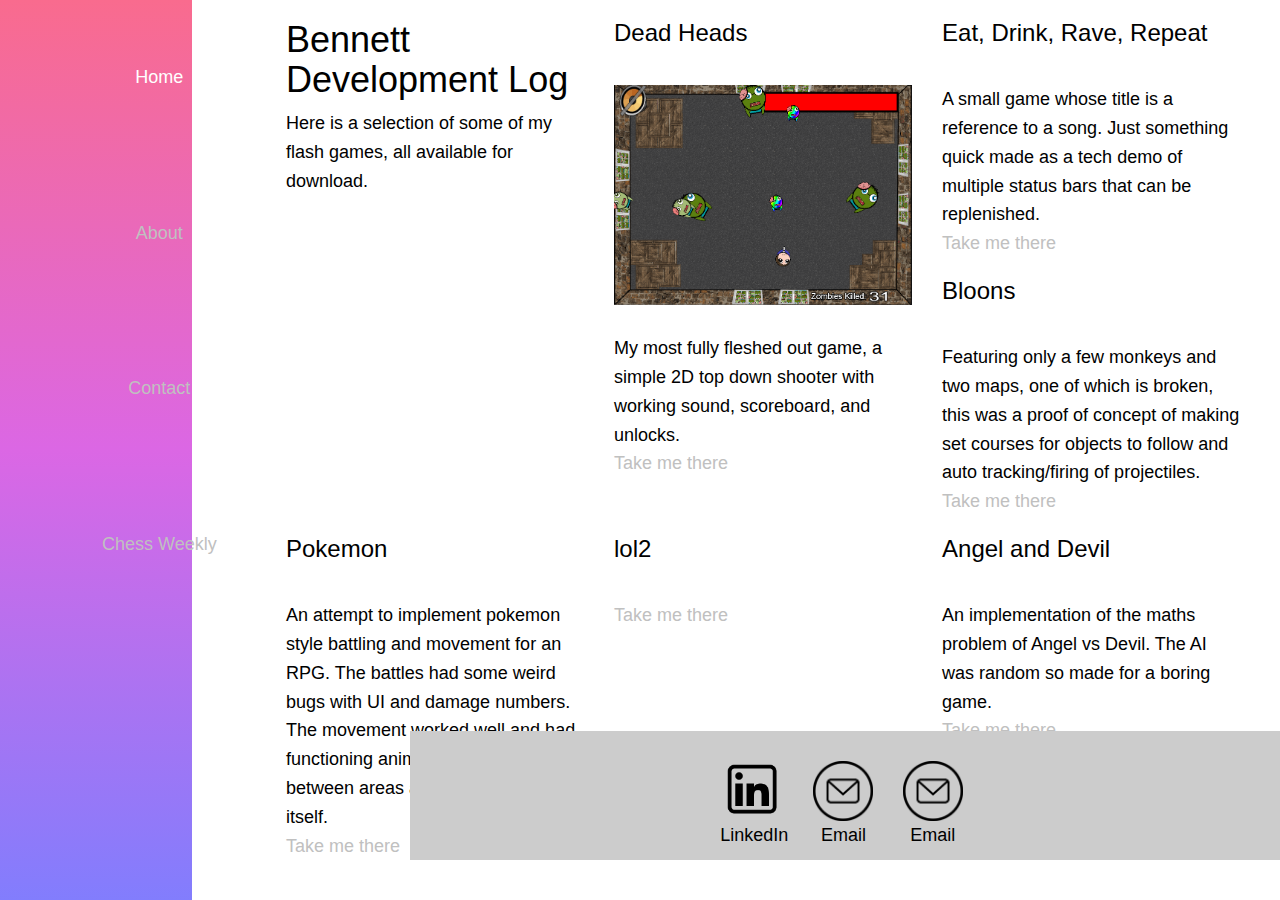
<file: index.html>
<!DOCTYPE html>
<html>

<head>
	<meta charset="utf-8">
	<meta http-equiv="X-UA-Compatible" content="IE=edge">
	<meta name="viewport" content="width=device-width, initial-scale=1">
	<script type="text/javascript" src="/scripts/jquery-3.6.1.min.js"></script>
	<script type="text/javascript" src="/scripts/bootstrap.min.js"></script>
	<link rel="stylesheet" type="text/css" href="css/bootstrap.min.css">
	<link rel="stylesheet" type="text/css" href="css/style.css">
	<title>Liam Bennett</title>
</head>

<body>
	<nav id="sidebar" class="col-xs-12 col-lg-3 fillHeight">
		<ul class="noPadding">
			<li class="largePadding col-xs-4 col-lg-12">
				<a href="index.html"><span class="current-a">Home</span> </a>
			</li>
			<li class="largePadding col-xs-4 col-lg-12">
				<a href="about.html">About</a>
			</li>
			<li class="largePadding col-xs-4 col-lg-12">
				<a href="contact.html">Contact</a>
			</li>
			<li class="largePadding col-xs-4 col-lg-12">
				<a href="ChessWeekly/index.html">Chess Weekly</a>
			</li>
		</ul>
	</nav>

	<div id="main-block" class="col-xs-12 col-lg-9 fillHeight noPadding">
		<div class="col-xs-12">
			<!-- <h1>Home</h1> -->
			<div class="block col-xs-12">
				<h1>Bennett Development Log</h1>
				<p> Here is a selection of some of my flash games, all available for download.</p>
			</div>

			<div class="block col-xs-12 col-lg-3">
				<div class="box">
					<h3>Dead Heads</h3><br>
					<img src="images/DeadHeadsScreenshot.png" alt="Screenshot from Dead Heads" class="img-responsive">
					<br>
					My most fully fleshed out game, a simple 2D top down shooter with working sound, scoreboard, and
					unlocks.<br>
					<a href="http://schooltimes.altervista.org/DeadHeads.html">Take me there</a>
				</div>
			</div>
			<div class="block col-xs-12 col-lg-3">
				<div class="box">
					<h3>Eat, Drink, Rave, Repeat</h3><br>
					A small game whose title is a reference to a song. Just something quick made as a tech demo of
					multiple status bars that can be replenished.<br>
					<a href="http://schooltimes.altervista.org/EatDrinkRaveRepeat.html">Take me there</a>
				</div>
			</div>
			<div class="block col-xs-12 col-lg-3">
				<div class="box">
					<h3>Bloons</h3><br>
					Featuring only a few monkeys and two maps, one of which is broken, this was a proof of concept of
					making set courses for objects to follow and auto tracking/firing of projectiles. <br>
					<a href="http://schooltimes.altervista.org/Bloons.html">Take me there</a>
				</div>
			</div>
			<div class="block col-xs-12 col-lg-3">
				<div class="box">
					<h3>Pokemon</h3><br>
					An attempt to implement pokemon style battling and movement for an RPG. The battles had some weird
					bugs with UI and damage numbers. The movement worked well and had functioning animations for travel
					between areas and the movement itself.<br>
					<a href="http://schooltimes.altervista.org/Pokemon.html">Take me there</a>
				</div>
			</div>
			<div class="block col-xs-12 col-lg-3">
				<div class="box">
					<h3>lol2</h3><br>
					<a href="http://schooltimes.altervista.org/lol2.html">Take me there</a>
				</div>
			</div>
			<div class="block col-xs-12 col-lg-3">
				<div class="box">
					<h3>Angel and Devil</h3><br>
					An implementation of the maths problem of Angel vs Devil. The AI was random so made for a boring
					game. <br>
					<a href="http://schooltimes.altervista.org/AngelandDevil.html">Take me there</a>
				</div>
			</div>
		</div>

		<div id="main-footer" class="col-xs-12 col-lg-9 noPadding">
			<div class="footer-block col-xs-4 padding">
				<img src="images/linkedIn-img.png" />
				<p class="noMargin"> LinkedIn</p>
			</div>
			<div class="footer-block col-xs-4 padding">
				<img src="images/email-img.png" />
				<p class="noMargin">Email</p>
			</div>
			<div class="footer-block col-xs-4 padding">
				<img src="images/email-img.png" />
				<p class="noMargin">Email</p>
			</div>
		</div>
	</div>
</body>

</html>
</file>
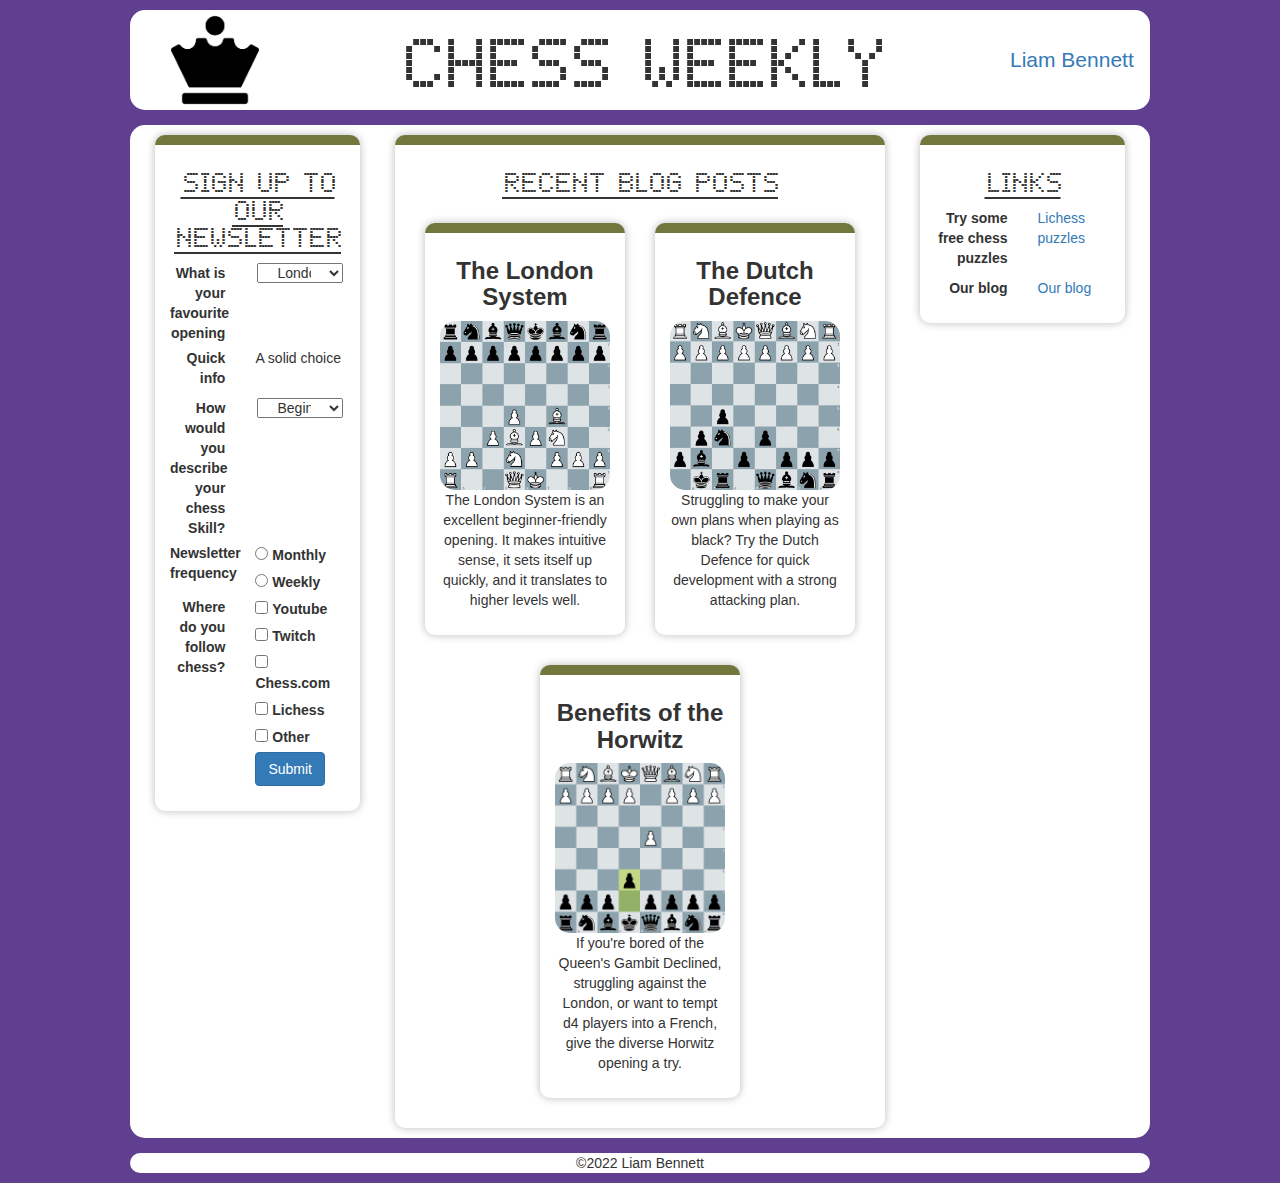
<file: ChessWeekly/index.html>
<!doctype html>
<html lang="en">

<head>
	<meta charset="utf-8">
	<title>Chess Weekly</title>
	<link href="https://maxcdn.bootstrapcdn.com/bootstrap/3.3.7/css/bootstrap.min.css" rel="stylesheet"
		integrity="sha384-BVYiiSIFeK1dGmJRAkycuHAHRg32OmUcww7on3RYdg4Va+PmSTsz/K68vbdEjh4u" crossorigin="anonymous">
	<link type="text/css" rel="stylesheet" href="style.css">
</head>

<body>
	<div class="container-fluid margin noPadding">
		<div class="col-xs-12 col-lg-offset-1 col-lg-10 paddingBottom">
			<div id="header" class="container-fluid noPadding text-nowrap plainBorder">
				<div class="col-xs-12 col-md-2">
					<a href="index.html" id="logoDiv"><img src="images/logo.png" width="100" height="100" id="logo"
							alt="Chess weekly logo"></a>
				</div>
				<h1 class="col-xs-12 col-md-8">chess weekly</h1>
				<div class="col-xs-12 col-md-2">
					<a href="/index.html" class="col-xs-12 col-md-2" id="signature" class="noMargin">Liam Bennett</a>
				</div>
			</div>
		</div>
		<div class="col-xs-12 col-lg-offset-1 col-lg-10 paddingBottom">
			<div id="main" class="container-fluid noPadding plainBorder">
				<div class="col-xs-12 col-md-3" id="newsletterForm">
					<div class="container-fluid border-round margin">
						<div class="row">
							<h2 class="col-xs-12">sign up to our newsletter</h2>
						</div>
						<div class="row">
							<label for="openings" class="col-xs-12 col-lg-5 labels">What is your favourite
								opening</label>
							<select class="col-xs-offset-1 col-xs-10 col-lg-offset-1 col-lg-5" name="openings"
								id="openings">
								<option value="London">London</option>
								<option value="Dutch">Dutch</option>
								<option value="Queen's Gambit">Queen's Gambit</option>
								<option value="Indian">Indian</option>
								<option value="Other">Other</option>
							</select>
						</div>
						<div class="row">
							<p class="col-xs-12 col-lg-5 labels">Quick info</p>
							<p class="col-xs-12 col-lg-7">A solid choice</p>
						</div>
						<div class="row">
							<label for="skill" class="col-xs-12 col-lg-5 labels">How would you describe your chess
								Skill?</label>
							<select class="col-xs-offset-1 col-xs-10 col-lg-offset-1 col-lg-5" name="skill" id="skill">
								<option value="beginner">Beginner (0-800)</option>
								<option value="intermediate">Intermediate (800-1400)</option>
								<option value="advanced">Advanced (1400-2000)</option>
								<option value="master">Master (2000+)</option>
							</select>
						</div>
						<div class="row">
							<p class="col-xs-12 col-lg-5 labels">Newsletter frequency</p>
							<div class="col-xs-12 col-lg-7">
								<input type="radio" id="html" name="frequency" value="monthly">
								<label for="html">Monthly</label><br>
								<input type="radio" id="css" name="frequency" value="weekly">
								<label for="css">Weekly</label><br>
							</div>
						</div>
						<div class="row">
							<p class="col-xs-12 col-lg-5 labels">Where do you follow chess?</p>
							<div class="col-xs-12 col-lg-7">
								<input type="checkbox" id="youtube" name="youtube" value="youtube">
								<label for="youtube"> Youtube</label><br>
								<input type="checkbox" id="twitch" name="twitch" value="twitch">
								<label for="twitch"> Twitch</label><br>
								<input type="checkbox" id="chessCom" name="chessCom" value="chessCom">
								<label for="chessCom"> Chess.com</label><br>
								<input type="checkbox" id="lichess" name="lichess" value="lichess">
								<label for="lichess"> Lichess</label><br>
								<input type="checkbox" id="other" name="other" value="other">
								<label for="other"> Other</label><br>
							</div>
						</div>
						<div class="row">
							<div class="col-xs-12 col-lg-offset-5 col-lg-7">
								<button type="button" class="btn btn-primary marginBottom">Submit</button>
							</div>
						</div>
					</div>
				</div>
				<div class="col-xs-12 col-md-6 noPadding" id="blogImages">
					<div class="container-fluid border-round margin">
						<div class="col-xs-offset-2 col-xs-8">
							<h2>recent blog posts</h2>
						</div>
						<div class="col-xs-12 col-lg-6 padding">
							<div class="border-round">
								<a href="blog.html#london" class="linkFormat">
									<h3>The London System</h3>
								</a>
								<img src="images/LondonSystem.png" class="img-responsive center-block"
									alt="London system diagram">
								<p>The London System is an excellent beginner-friendly opening.
									It makes intuitive sense, it sets itself up quickly, and it translates to higher
									levels well.</p>
							</div>
						</div>
						<div class="col-xs-12 col-lg-6 padding">
							<div class="border-round">
								<a href="blog.html#dutch" class="linkFormat">
									<h3>The Dutch Defence</h3>
								</a>
								<img src="images/DutchDefence.png" class="img-responsive center-block"
									alt="Dutch Defence diagram">
								<p>Struggling to make your own plans when playing as black? Try the Dutch Defence for
									quick development with a strong attacking plan.</p>
							</div>
						</div>
						<div class="col-xs-12 col-lg-offset-3 col-lg-6 padding">
							<div class="border-round">
								<a href="blog.html#horwitz" class="linkFormat">
									<h3>Benefits of the Horwitz</h3>
								</a>
								<img src="images/Horwitz.png" class="img-responsive center-block" alt="Horwitz diagram">
								<p>If you're bored of the Queen's Gambit Declined, struggling against the London, or
									want to tempt d4 players into a French, give the diverse Horwitz opening a try.</p>
							</div>
						</div>
					</div>
				</div>
				<div class="col-xs-12 col-md-3" id="aboutSection">
					<div class="container-fluid border-round margin ">
						<div class="row">
							<div class="col-xs-12">
								<h2>links</h2>
							</div>
						</div>
						<div class="row">
							<p class="col-xs-12 col-lg-6 labels">Try some free chess puzzles</p>
							<p class="col-xs-12 col-lg-6">
								<a href="https://lichess.org/training">Lichess puzzles</a>
							</p>
						</div>
						<div class="row">
							<div class="col-xs-12 col-lg-6 labels">
								<p>Our blog</p>
							</div>
							<div class="col-xs-12 col-lg-6">
								<p><a href="blog.html">Our blog</a></p>
							</div>
						</div>
					</div>
				</div>
			</div>
		</div>
		<div class="col-xs-12 col-lg-offset-1 col-lg-10">
			<div class="col-xs-12 plainBorder" id="footer">
				<p class="noMargin">&copy;2022 Liam Bennett </p>
			</div>
		</div>
	</div>
</body>

</html>
</file>
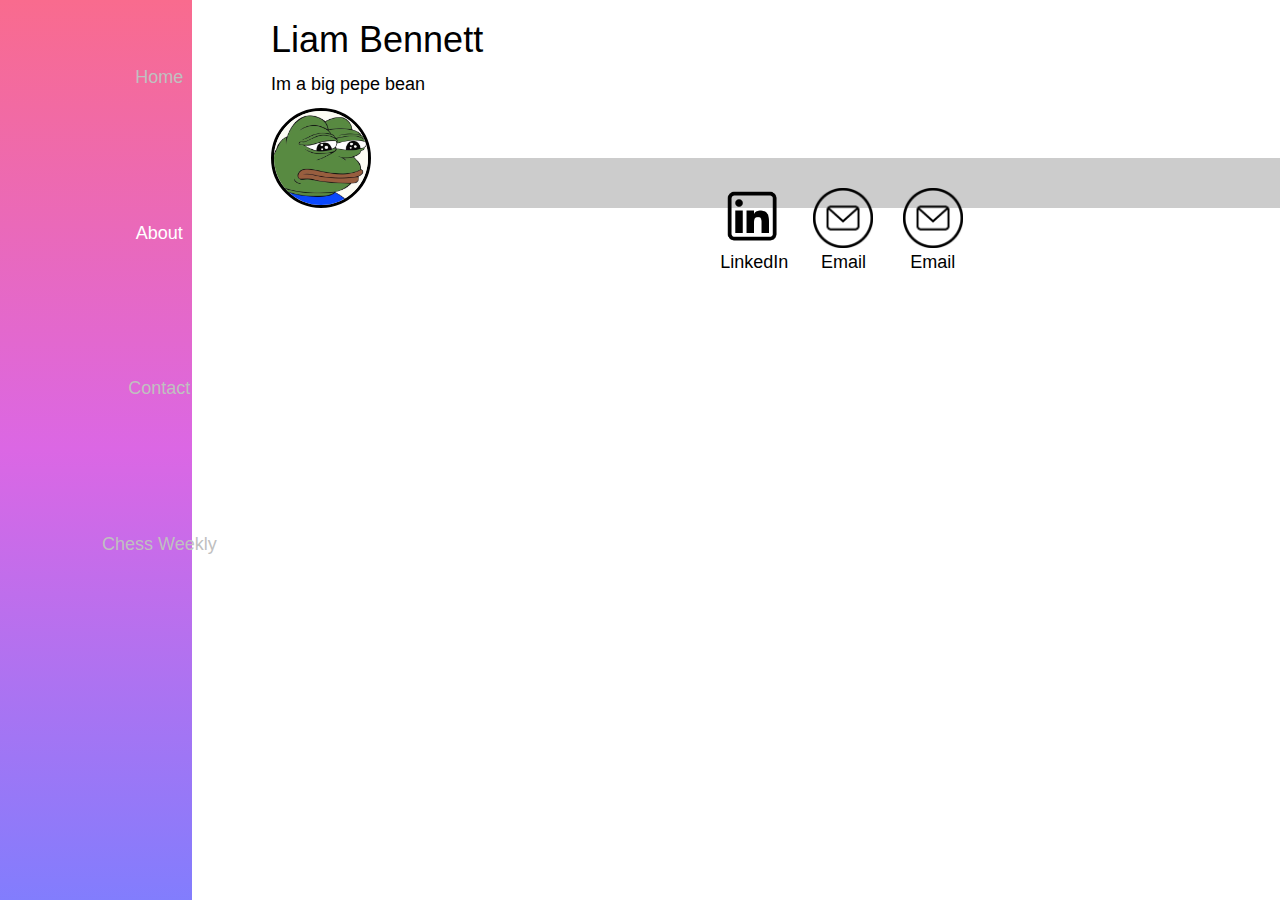
<file: about.html>
<!DOCTYPE html>
<html>

<head>
	<meta charset="utf-8">
	<meta http-equiv="X-UA-Compatible" content="IE=edge">
	<meta name="viewport" content="width=device-width, initial-scale=1">
	<script type="text/javascript" src="/scripts/jquery-3.6.1.min.js"></script>
	<script type="text/javascript" src="/scripts/bootstrap.min.js"></script>
	<link rel="stylesheet" type="text/css" href="css/bootstrap.min.css">
	<link rel="stylesheet" type="text/css" href="css/style.css">
	<title>Liam Bennett</title>
</head>

<body>
	<nav id="sidebar" class="col-xs-12 col-lg-3 fillHeight">
		<ul class="noPadding">
			<li class="padding col-xs-12">
				<a href="index.html">Home</a>
			</li>
			<li class="padding col-xs-12">
				<a href="about.html"><span class="current-a">About</span></a>
			</li>
			<li class="padding col-xs-12">
				<a href="contact.html">Contact</a>
			</li>
			<li class="largePadding col-xs-4 col-lg-12">
				<a href="ChessWeekly/index.html">Chess Weekly</a>
			</li>
		</ul>
	</nav>


	<div id="main-block" class="col-xs-12 col-lg-9 fillHeight noPadding">
		<div class="col-xs-12">
			<h1>Liam Bennett</h1>
			<p> Im a big pepe bean</p>
			<img class="headshot" src="images/headshot-img.jpg" />
		</div>
		<div id="main-footer" class="col-xs-12 col-lg-9 noPadding">
			<div class="footer-block col-xs-4 padding">
				<img src="images/linkedIn-img.png" />
				<p class="noMargin"> LinkedIn</p>
			</div>
			<div class="footer-block col-xs-4 padding">
				<img src="images/email-img.png" />
				<p class="noMargin">Email</p>
			</div>
			<div class="footer-block col-xs-4 padding">
				<img src="images/email-img.png" />
				<p class="noMargin">Email</p>
			</div>
		</div>
	</div>
</body>

</html>
</file>
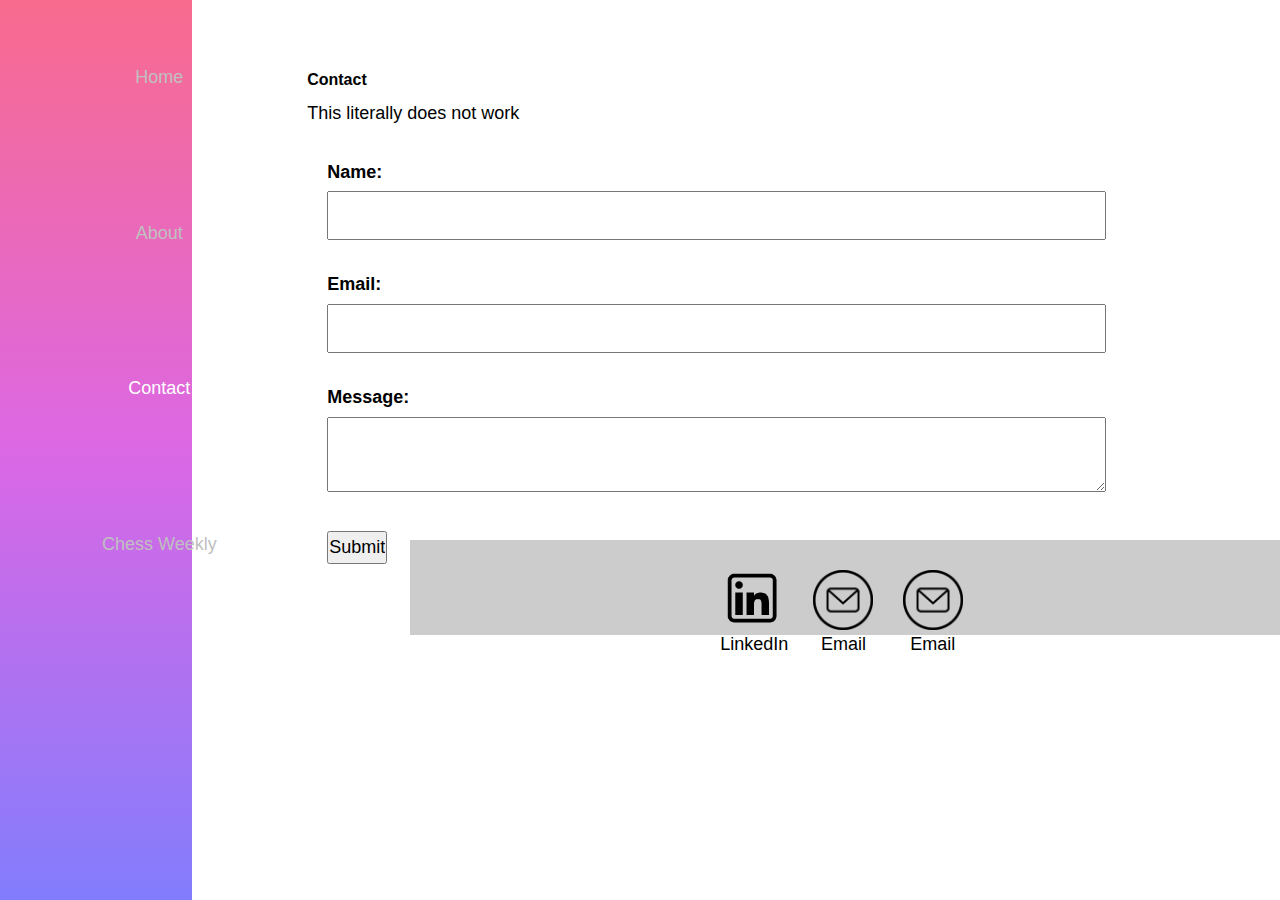
<file: contact.html>
<!DOCTYPE html>
<html>

<head>
	<meta charset="utf-8">
	<meta http-equiv="X-UA-Compatible" content="IE=edge">
	<meta name="viewport" content="width=device-width, initial-scale=1">
	<script type="text/javascript" src="/scripts/jquery-3.6.1.min.js"></script>
	<script type="text/javascript" src="/scripts/bootstrap.min.js"></script>
	<link rel="stylesheet" type="text/css" href="css/bootstrap.min.css">
	<link rel="stylesheet" type="text/css" href="css/style.css">
	<title>Liam Bennett</title>
</head>

<body>
	<nav id="sidebar" class="col-xs-12 col-lg-3 fillHeight">
		<ul class="noPadding">
			<li class="padding col-xs-12">
				<a href="index.html">Home</a>
			</li>
			<li class="padding col-xs-12">
				<a href="about.html">About</a>
			</li>
			<li class="padding col-xs-12">
				<a href="contact.html"><span class="current-a">Contact</span></a>
			</li>
			<li class="largePadding col-xs-4 col-lg-12">
				<a href="ChessWeekly/index.html">Chess Weekly</a>
			</li>
		</ul>
	</nav>


	<div id="main-block" class="col-xs-12 col-lg-9 fillHeight noPadding">
		<div class="container col-xs-12">
			<h1>Contact</h1>
			<p>This literally does not work</p>
			<form class="my-form">
				<div class="form-group">
					<label>Name: </label>
					<input type="text" name="name">
				</div>
				<div class="form-group">
					<label>Email: </label>
					<input type="text" name="email">
				</div>
				<div class="form-group">
					<label>Message: </label>
					<textarea name="message"></textarea>
				</div>
				<input class="button" type="submit" value="Submit" name="">
			</form>
		</div>
		<div id="main-footer" class="col-xs-12 col-lg-9 noPadding">
			<div class="footer-block col-xs-4 padding">
				<img src="images/linkedIn-img.png" />
				<p class="noMargin"> LinkedIn</p>
			</div>
			<div class="footer-block col-xs-4 padding">
				<img src="images/email-img.png" />
				<p class="noMargin">Email</p>
			</div>
			<div class="footer-block col-xs-4 padding">
				<img src="images/email-img.png" />
				<p class="noMargin">Email</p>
			</div>
		</div>
	</div>
</body>

</html>
</file>
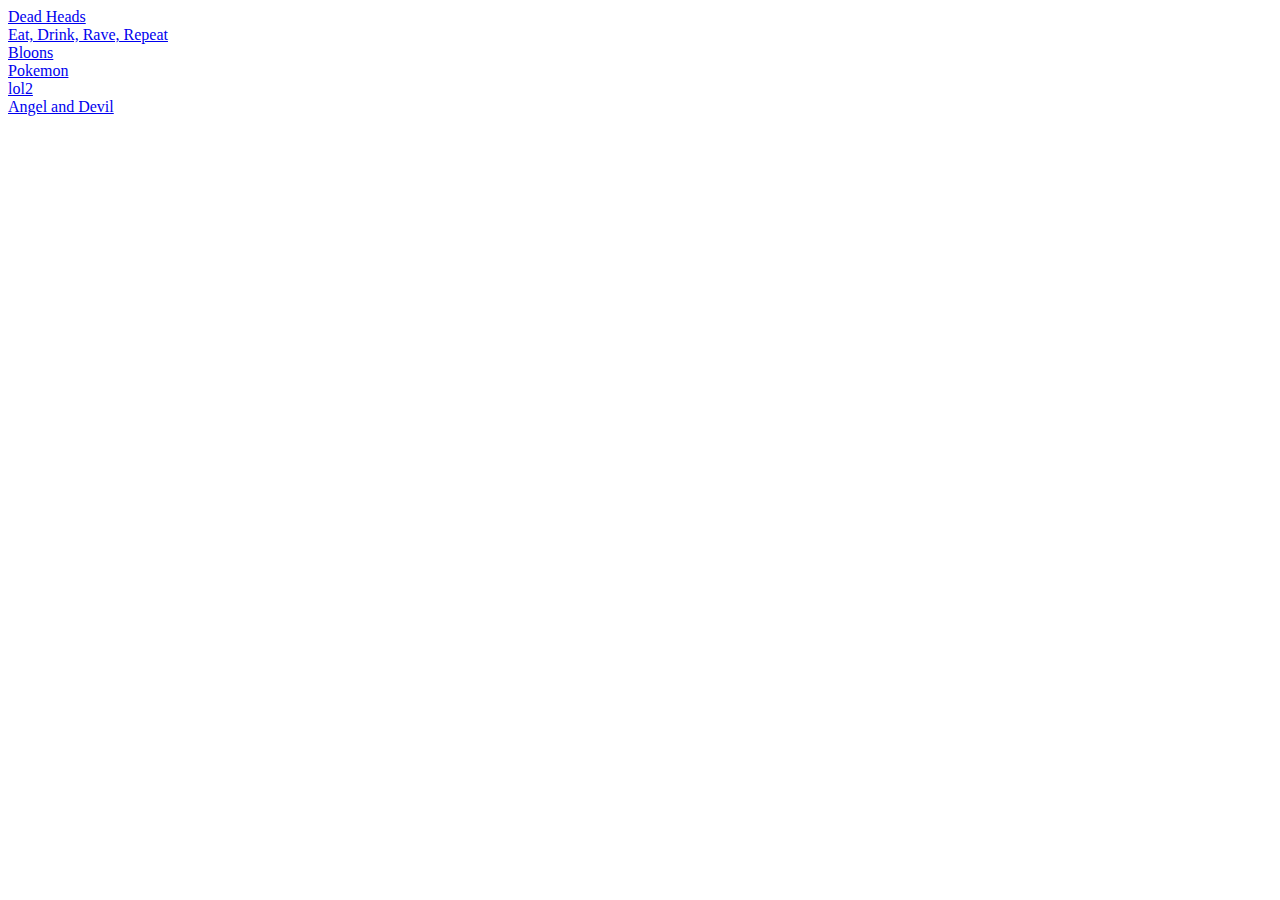
<file: OLDOLDindex.html>
<!DOCTYPE html>
<html>
<head>
  <meta charset="utf-8">
  <meta name="generator" content="AlterVista - Editor HTML"/>
  <title></title>
</head>
<body>

<a href="http://schooltimes.altervista.org/DeadHeads.html">Dead Heads</a><br>
<a href="http://schooltimes.altervista.org/EatDrinkRaveRepeat.html">Eat, Drink, Rave, Repeat</a><br>
<a href="http://schooltimes.altervista.org/Bloons.html">Bloons</a><br>
<a href="http://schooltimes.altervista.org/Pokemon.html">Pokemon</a><br>
<a href="http://schooltimes.altervista.org/lol2.html">lol2</a><br>
<a href="http://schooltimes.altervista.org/AngelandDevil.html">Angel and Devil</a><br>

</body>
</html>
</file>
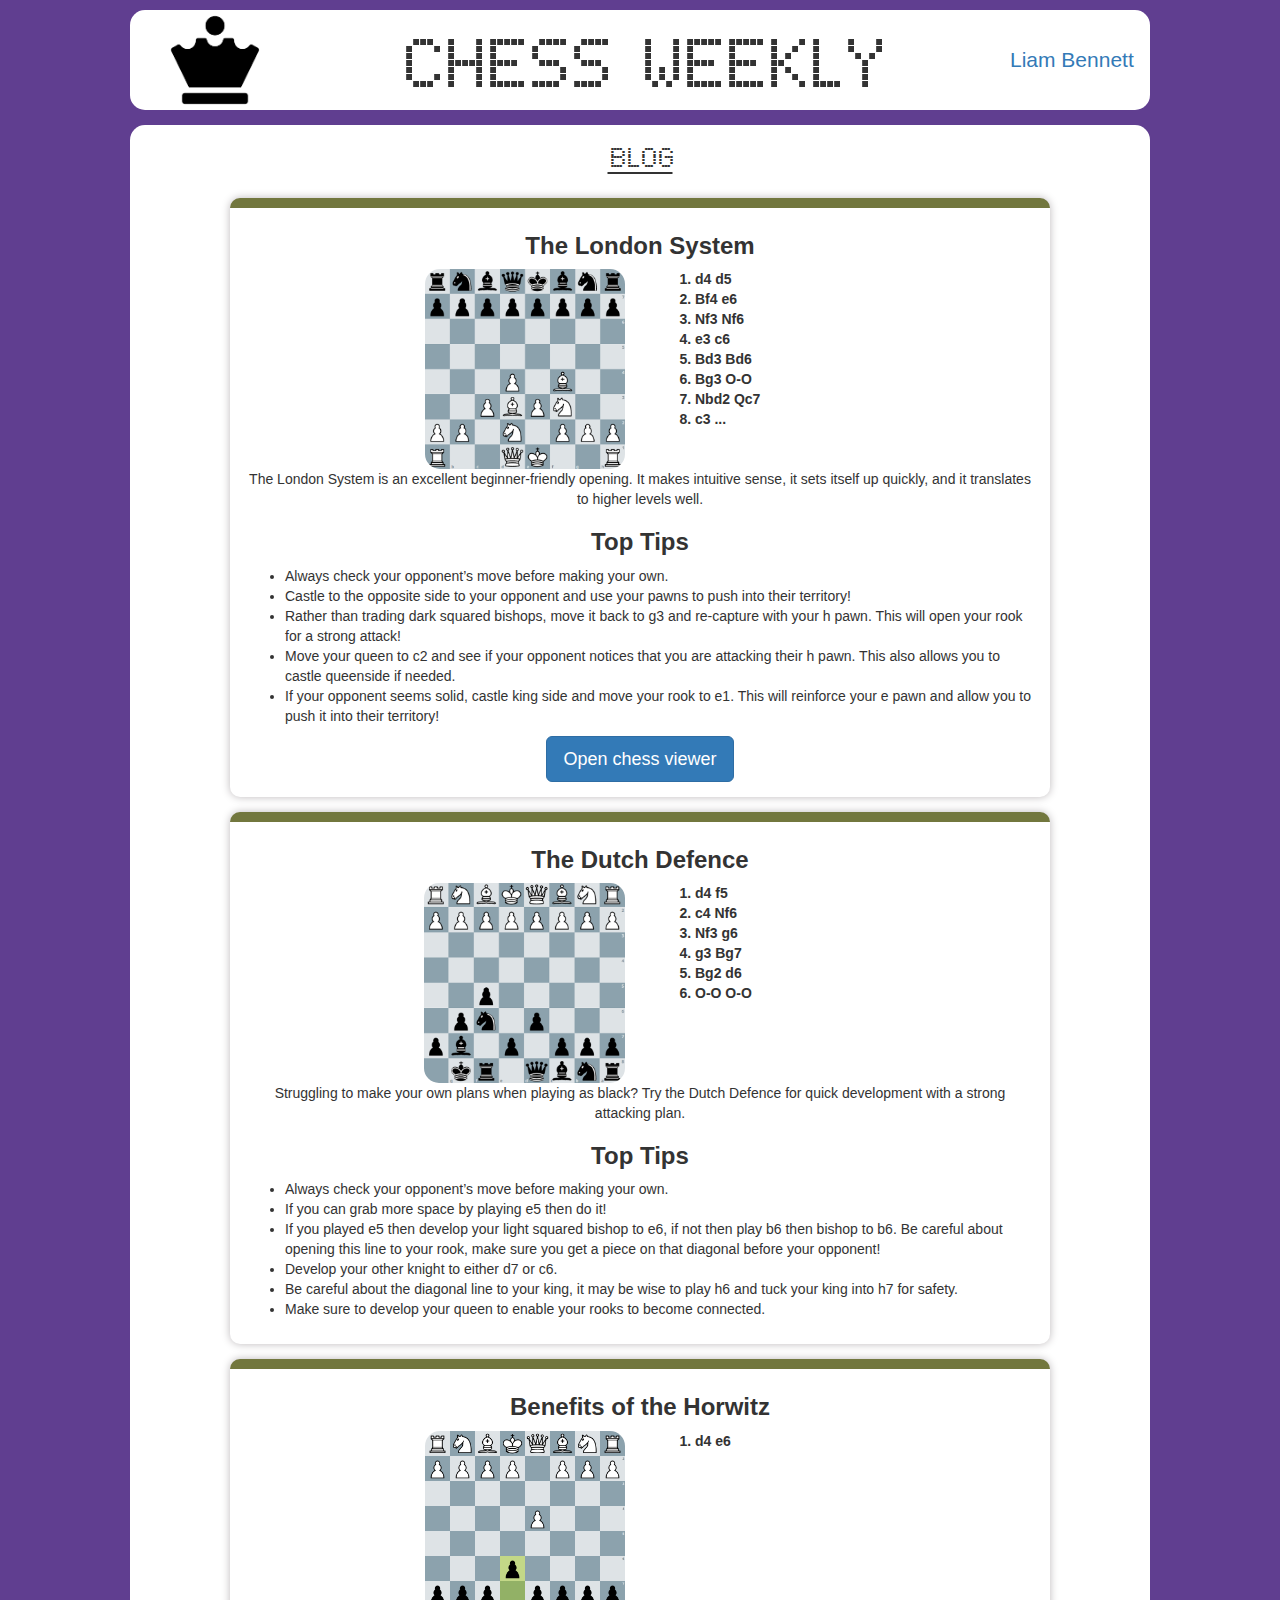
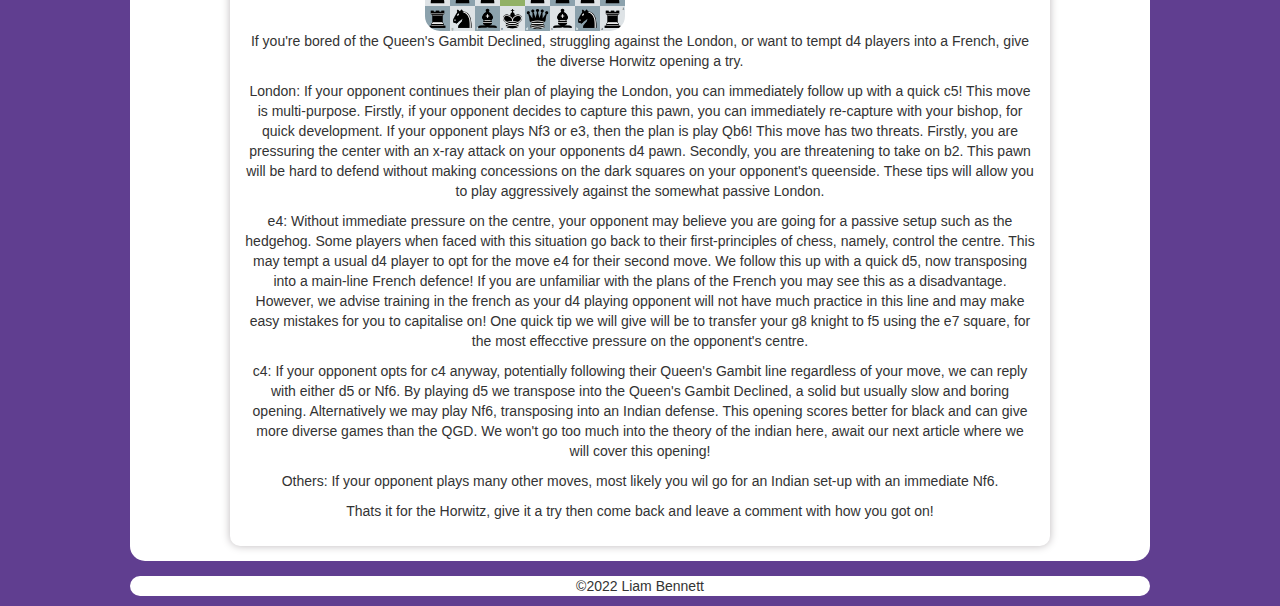
<file: ChessWeekly/blog.html>
<!doctype html>
<html lang="en">

<head>
	<meta charset="utf-8">
	<title>Chess Weekly</title>
	<link href="https://maxcdn.bootstrapcdn.com/bootstrap/3.3.7/css/bootstrap.min.css" rel="stylesheet"
		integrity="sha384-BVYiiSIFeK1dGmJRAkycuHAHRg32OmUcww7on3RYdg4Va+PmSTsz/K68vbdEjh4u" crossorigin="anonymous">
	<link type="text/css" rel="stylesheet" href="style.css">
</head>

<body>
	<div class="container-fluid margin noPadding">
		<div class="col-xs-12 col-lg-offset-1 col-lg-10 paddingBottom">
			<div id="header" class="container-fluid noPadding text-nowrap plainBorder">
				<div class="col-xs-12 col-md-2">
					<a href="index.html" id="logoDiv"><img src="images/logo.png" width="100" height="100" id="logo"
							alt="Chess weekly logo"></a>
				</div>
				<div class="col-xs-12 col-md-8">
					<h1>chess weekly</h1>
				</div>
				<div class="col-xs-12 col-md-2">
					<a href="/index.html" class="col-xs-12 col-md-2" id="signature" class="noMargin">Liam Bennett</a>
				</div>
			</div>
		</div>
		<div class="col-xs-12 col-lg-offset-1 col-lg-10 paddingBottom">
			<div class="col-xs-12">
				<h2>blog</h2>
			</div>
			<div id="main" class="container-fluid noPadding plainBorder">
				<div class="col-xs-12 col-lg-offset-1 col-lg-10 padding">
					<div class="border-round" id="london">
						<h3>The London System</h3>
						<div class="row">
							<div class="col-xs-6">
								<img src="images/LondonSystem.png" class="img-responsive pull-right"
									alt="London system diagram">
							</div>
							<div class="col-xs-6 text-left">
								<ol>
									<li>d4 d5 </li>
									<li>Bf4 e6</li>
									<li>Nf3 Nf6</li>
									<li>e3 c6 </li>
									<li>Bd3 Bd6 </li>
									<li>Bg3 O-O </li>
									<li>Nbd2 Qc7 </li>
									<li>c3 ...</li>
								</ol>
							</div>
						</div>
						<p>The London System is an excellent beginner-friendly opening.
							It makes intuitive sense, it sets itself up quickly, and it translates to higher levels
							well.</p>
						<h3>Top Tips</h3>
						<ul>
							<li>Always check your opponent’s move before making your own.</li>
							<li>Castle to the opposite side to your opponent and use your pawns to push into their
								territory!</li>
							<li>Rather than trading dark squared bishops, move it back to g3 and re-capture with your h
								pawn. This will open your rook for a strong attack!</li>
							<li>Move your queen to c2 and see if your opponent notices that you are attacking their h
								pawn. This also allows you to castle queenside if needed.</li>
							<li>If your opponent seems solid, castle king side and move your rook to e1. This will
								reinforce your e pawn and allow you to push it into their territory!</li>
						</ul>
						<button type="button" class="btn btn-primary btn-lg" data-toggle="modal"
							data-target="#flipFlop">
							Open chess viewer
						</button>

						<!-- The modal -->
						<div class="modal fade" id="flipFlop" tabindex="-1" role="dialog" aria-labelledby="modalLabel"
							aria-hidden="true">
							<div class="modal-dialog" role="document">
								<div class="modal-content">
									<div class="modal-header">
										<button type="button" class="close" data-dismiss="modal" aria-label="Close">
											<span aria-hidden="true">&times;</span>
										</button>
										<h4 class="modal-title" id="modalLabel">Modal Title</h4>
									</div>
									<div class="modal-body">
										<iframe width=600 height=371
											src="https://lichess.org/study/embed/6JYaM1xi/pSwRUlOL?theme=blue"></iframe>
									</div>
									<div class="modal-footer">
										<button type="button" class="btn btn-secondary"
											data-dismiss="modal">Close</button>
									</div>
								</div>
							</div>
						</div>
					</div>
				</div>
				<div class="col-xs-12 col-lg-offset-1 col-lg-10 paddingBottom">
					<div class="border-round" id="dutch">
						<h3>The Dutch Defence</h3>
						<div class="row">
							<div class="col-xs-6"><img src="images/DutchDefence.png" class="img-responsive pull-right"
									alt="Dutch Defence diagram"></div>
							<div class="col-xs-6 text-left">
								<ol>
									<li>d4 f5 </li>
									<li>c4 Nf6</li>
									<li>Nf3 g6</li>
									<li>g3 Bg7</li>
									<li>Bg2 d6 </li>
									<li>O-O O-O </li>
								</ol>
							</div>
						</div>
						<p>Struggling to make your own plans when playing as black? Try the Dutch Defence for quick
							development with a strong attacking plan.</p>
						<h3>Top Tips</h3>
						<ul>
							<li>Always check your opponent’s move before making your own.</li>
							<li>If you can grab more space by playing e5 then do it!</li>
							<li>If you played e5 then develop your light squared bishop to e6, if not then play b6 then
								bishop to b6. Be careful about opening this line to your rook, make sure you get a piece
								on that diagonal before your opponent!</li>
							<li>Develop your other knight to either d7 or c6.</li>
							<li>Be careful about the diagonal line to your king, it may be wise to play h6 and tuck your
								king into h7 for safety.</li>
							<li>Make sure to develop your queen to enable your rooks to become connected.</li>
						</ul>
					</div>
				</div>
				<div class="col-xs-12 col-lg-offset-1 col-lg-10 paddingBottom">
					<div class="border-round" id="horwitz">
						<h3>Benefits of the Horwitz</h3>
						<div class="row">
							<div class="col-xs-6">
								<img src="images/Horwitz.png" class="img-responsive pull-right" alt="Horwitz diagram">
							</div>
							<div class="col-xs-6 text-left">
								<ol>
									<li>d4 e6</li>
								</ol>
							</div>
						</div>
						<p>If you're bored of the Queen's Gambit Declined, struggling against the London, or want to
							tempt d4 players into a French, give the diverse
							Horwitz opening a try.</p>
						<p>London: If your opponent continues their plan of playing the London, you can immediately
							follow up with a quick c5! This move is multi-purpose.
							Firstly, if your opponent decides to capture this pawn, you can immediately re-capture with
							your bishop, for quick development. If your opponent
							plays Nf3 or e3, then the plan is play Qb6! This move has two threats. Firstly, you are
							pressuring the center with an x-ray attack on your opponents d4 pawn.
							Secondly, you are threatening to take on b2. This pawn will be hard to defend without making
							concessions on the dark squares on your opponent's queenside.
							These tips will allow you to play aggressively against the somewhat passive London.</p>
						<p>e4: Without immediate pressure on the centre, your opponent may believe you are going for a
							passive setup such as the hedgehog. Some players when
							faced with this situation go back to their first-principles of chess, namely, control the
							centre. This may tempt a usual d4 player to opt for the
							move e4 for their second move. We follow this up with a quick d5, now transposing into a
							main-line French defence! If you are unfamiliar with the
							plans of the French you may see this as a disadvantage. However, we advise training in the
							french as your d4 playing opponent will not have much
							practice in this line and may make easy mistakes for you to capitalise on! One quick tip we
							will give will be to transfer your g8 knight to f5 using
							the e7 square, for the most effecctive pressure on the opponent's centre.</p>
						<p>c4: If your opponent opts for c4 anyway, potentially following their Queen's Gambit line
							regardless of your move, we can reply with
							either d5 or Nf6. By playing d5 we transpose into the Queen's Gambit Declined, a solid but
							usually slow and boring opening. Alternatively we
							may play Nf6, transposing into an Indian defense. This opening scores better for black and
							can give more diverse games than the QGD. We won't go too
							much into the theory of the indian here, await our next article where we will cover this
							opening!</p>
						<p>Others: If your opponent plays many other moves, most likely you wil go for an Indian set-up
							with an immediate Nf6. </p>
						<p> Thats it for the Horwitz, give it a try then come back and leave a comment with how you got
							on!</p>
					</div>
				</div>
			</div>
		</div>
		<div class="col-xs-12 col-lg-offset-1 col-lg-10">
			<div class="col-xs-12 plainBorder" id="footer">
				<p class="noMargin">&copy;2022 Liam Bennett </p>
			</div>
		</div>
	</div>
</body>

</html>
</file>
<file: css/style.css>
* {
	margin:0;
	padding:0;
	font-family:Arial, Helvetica, sans-serif;
}

.clr{
	clear:both;
}

a {
	text-decoration: none;
	color:#c0c0c0;
}

a:hover {
	color: #ffffff;
}

a:active {
	color: green;
}

li {
	margin: 33% 33%;
	padding: 0px;
	list-style: none;
	display: inline-block;
	font-family:Arial;
}

ul{
	text-align:center;
}

.current-a{
	color:#ffffff;
}

.button:hover{
	background:red;
	color:#ffffff;
}


/*a:visited{
	color:black;
}*/

body {
	background-color: #ffffff;
	color: #000000;
	font-size: 18px;
	font-weight: normal;
	/*Same as above*/
	/*font: normal 16px Arial, Helvetica, sans-serif;*/
	line-height: 1.6em;
}

.container{
	width:90%;
	margin:auto;
	padding:5%;
}

.container h1 {
		font-weight: bold;
		font-size: 16px;
}

.box-1 {
	background-color: none;
	border-left: 5px #f96b8e solid;
	padding: 5px;
	margin-bottom:10px;
	font-size: 10px;
}
.box-1 h1{
	font-weight:bold;
	font-size:16px;
}

.box-2 {
	background-color: none;
	border-left: 5px #f96b8e solid;
	padding: 5px;
	margin-right: 10px;
	margin-bottom:10px;
}

.box-2 img{
	width:50%;
}

.my-form{
	padding:20px;
}

.my-form .form-group{
	padding-bottom:15px;
}

.my-form label{
	display:block;
}

.my-form input[type="text"], .my-form textarea{
	padding:8px;
	width:100%;
}

.block{
	float:left;
	width:33%;
	margin:0px;
	box-sizing:border-box;
	background-color:#ffffff;
}

.footer-block {
	float: left;
	width: 33%;
	border: 0px solid;
	padding: 5px;
	margin: 0px;
	box-sizing: border-box;
}

#main-block {
	float: right;
	width: 80%;
	padding: 0px;
	box-sizing: border-box;
	
}

#boldStuff{
	font-size:20px;
	text-align:center;
}
#main-footer {
	text-align: center;
	float: left;
	width: 85%;
	height: 15%;
	background-color: #cccccc;
	left: 15%;
	bottom: 0px;
	position: absolute;
	box-sizing: border-box;
	padding: 25px 300px;
}

#main-footer img {
	width:60px;
}
	
#sidebar {
	float: left;
	width: 15%;
	height: 100%;
	background-color: #333333;
	color: #ffffff;
	padding: 0px;
	box-sizing: border-box;
	position: absolute;
	bottom: 0;
	background-image: linear-gradient(#f96b8e,#db67e4, #827dfd);
}

.link-button {
	color: #e0e0e0;
	background-color: none;
	padding: 10%;
	margin-left: 25%;
	top: 0%;
	width: 50%;
	box-sizing: border-box;
	position: inherit;
	text-align: center;
}
.current-link-button {
	color: #ffffff;
	background-color: none;
	top: 25%;
	width: 50%;
	box-sizing: border-box;
	position: absolute;
	text-align: center;
}

.headshot {
	width: 100px;
	border-radius: 50%;
	border:3px #000000 solid;
	
}
</file>
<file: ChessWeekly/style.css>
@font-face{
	font-family: ChessType;
	src: url(ChessType.ttf);
}


body{
	font-family: arial, sans-serif;
	text-align:center;
	background-color: #603E90;
}

img{
	border-radius: 15px;	
	max-height: 200px;
}

.padding{
	padding:15px;
}

.paddingBottom{
	padding-bottom: 15px;
}

.noPadding{
	padding: 0px;
}
.noMargin{
	margin: 0px;
}

.margin{
	margin: 10px;
}

.marginBottom{
	margin-bottom:10px;
}


.plainBorder{
	background-color: white;
	border-radius: 15px;
}

.border-round{
	background: url("images/Ribbon.png");
	background-repeat: repeat-x;
	background-color: white;
	background-size: auto 10px;
	box-shadow: 0px 0px 8px #bdb9bb;
	border-radius: 10px;
	padding: 15px;
}

.labels{
	font-weight:bold;
	text-align: center;
}


h1{
	font-size:3em; 
	font-family: ChessType, sans-serif;
}
h2{
	font-size:1.8em; 
	font-family: ChessType, sans-serif;
	text-decoration: underline;
	text-underline-offset: 0.3em;
	text-align:center;
	word-wrap: break-word;
}
h3{
	font-weight: bold;
}

#signature{
	font-size: 1.5em;
}

a.linkFormat{
  text-decoration: none;
  transition: 0.2s;
  color: #333333;
}

a:hover.linkFormat, a:focus.linkFormat{
	text-decoration: none;
	color: #bba58e;
    outline: none;
} 

.displayInline{
    display: inline-block;
    vertical-align: middle;
    float: none;
	text-align:center;
	}

ul{
	text-align: left;
}
ol{
	font-weight: bold;
}

iframe{
	border:0;
}

/* Medium devices (desktops, 992px and up) */
@media only screen and (min-width : 992px) {
	
	#signature{
	text-align: right;	
	height: 100px;
	display: flex;
	align-items: center;
	}
	
	h1{
	font-size:4.5em;
	}	
}

/* Large devices (large desktops, 1200px and up) */
@media only screen and (min-width : 1200px) {
	
	.labels{
		text-align:right;
	}
	
	#newsletterForm{
		text-align: left;
	}
	
	#aboutSection{
		text-align: left;
	}
	
	
}
</file>
